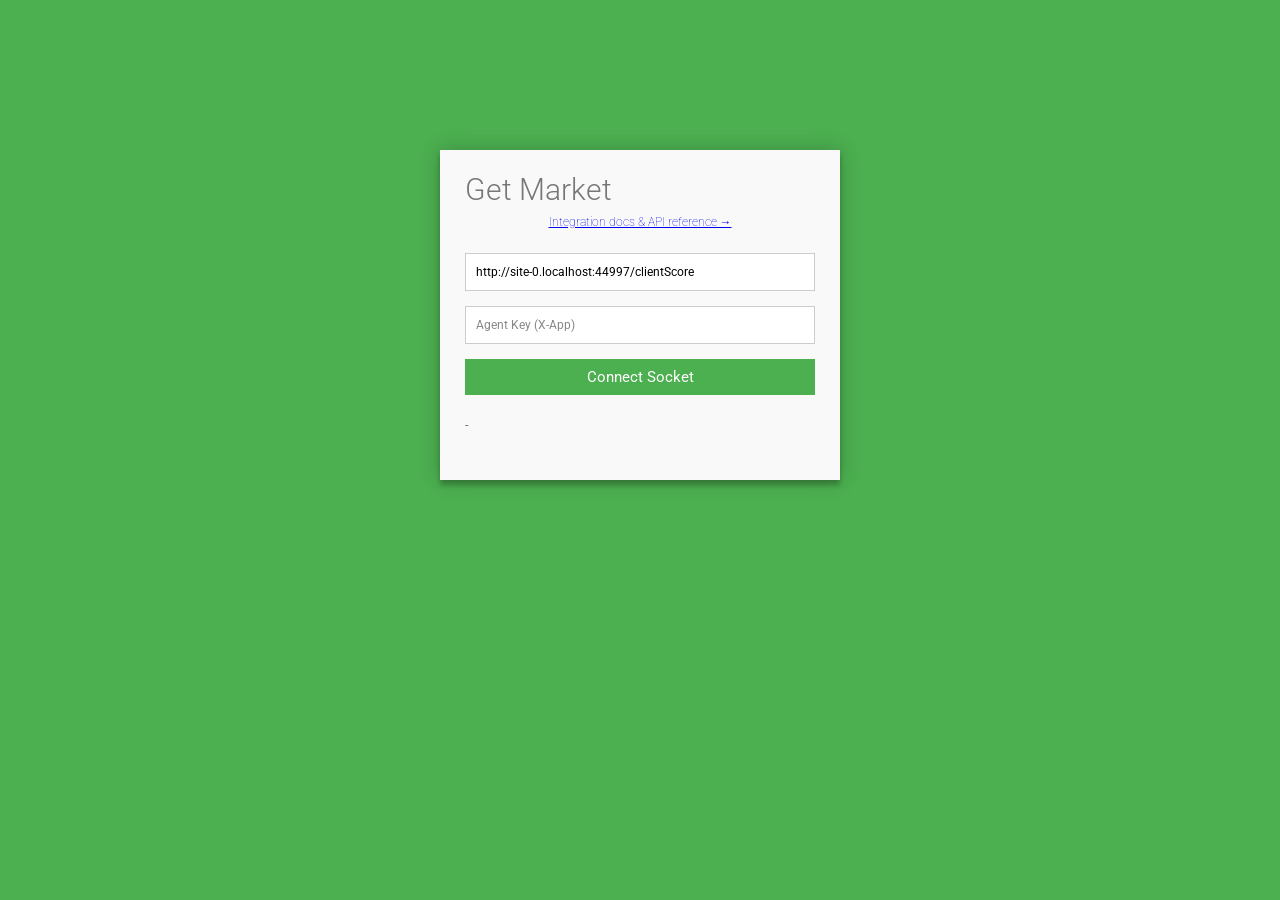
<file: scoreClientSocket/wwwroot/index.html>
﻿<!DOCTYPE html>
<html>
<head>
    <meta charset="utf-8" />
    <title>Get Market Rate</title>
    <link href="lib/css/style.css" rel="stylesheet" />
</head>
<body>
    <div class="container">
        <form id="contact" action="" method="post">
            <h3>Get Market</h3>
            <p style="text-align:center;margin:-8px 0 16px;"><a href="/docs/">Integration docs &amp; API reference →</a></p>
            <div id="signalrConnect">
                <fieldset>
                    <input id="txtSignalr" placeholder="Link" type="text" tabindex="1" value="http://localhost:5214/SignalR" />
                </fieldset>
                <fieldset>
                    <!-- Sent as a "?key=" query string on the hub URL, not a header — a browser's
                         native WebSocket upgrade can't carry custom headers. Must match a Key in
                         appsettings.json "Agents" (see AgentAuthFilter). -->
                    <input id="txtAgentKey" placeholder="Agent Key (X-App)" type="text" tabindex="2" />
                </fieldset>
                <fieldset>
                    <input name="button" type="button" id="singalr-submit" value="Connect Socket" onclick="Connectsignar()" />
                </fieldset>
            </div>
            <h4 id="spmsg">-</h4>
            <div id="divForm" style="display:none">
                <fieldset>
                    <input id="txtEventID" placeholder="Event RefID" type="text" tabindex="1" />
                </fieldset>
                <fieldset>
                    <buttonset>
                        <input name="button" type="button" id="contactMarket-submit" value="Add score" onclick="scoreConnect()" style="max-width :48%;" />
                    </buttonset>
                    <buttonset>
                        <input name="button" type="button" id="removeMarket-submit" value="Remove score" onclick="scoreDisConnect()" style="max-width :48%;background-color: crimson;" />
                    </buttonset>
                </fieldset>
                <fieldset>
                    <buttonset>
                        <input name="button" type="button" id="contactStatus-submit" value="Add Short Score" onclick="ShortScoreConnect()" style="max-width :48%;" />
                    </buttonset>
                    <buttonset>
                        <input name="button" type="button" id="removeStatus-submit" value="Remove Short Score" onclick="ShortScoreDisConnect()" style="max-width :48%;background-color: crimson;" />
                    </buttonset>
                </fieldset>
                <div id="scoreControl">

                </div>
            </div>
        </form>
    </div>
    <script src="lib/jquery-1.6.4.min.js"></script>
    <script src="lib/signalr.min.js"></script>
    <script src="lib/scoredata.js?v=8"></script>
    <script>
        $(document).ready(function () {
            // Get the domain name from the current URL
            //const domainName = window.location.hostname;
            const domainName = window.location.origin;
            $('#txtSignalr').val(domainName + '/clientScore');

            //document.getElementById('domain-name').textContent = `Domain: ${domainName}`;
        });
        function Connectsignar() {
            var vlink = $('#txtSignalr').val();
            var vkey = $('#txtAgentKey').val();
            if (vlink != "") {
                getConnect(vlink, vkey);
            }
        }
    </script>
</body>
</html>
</file>
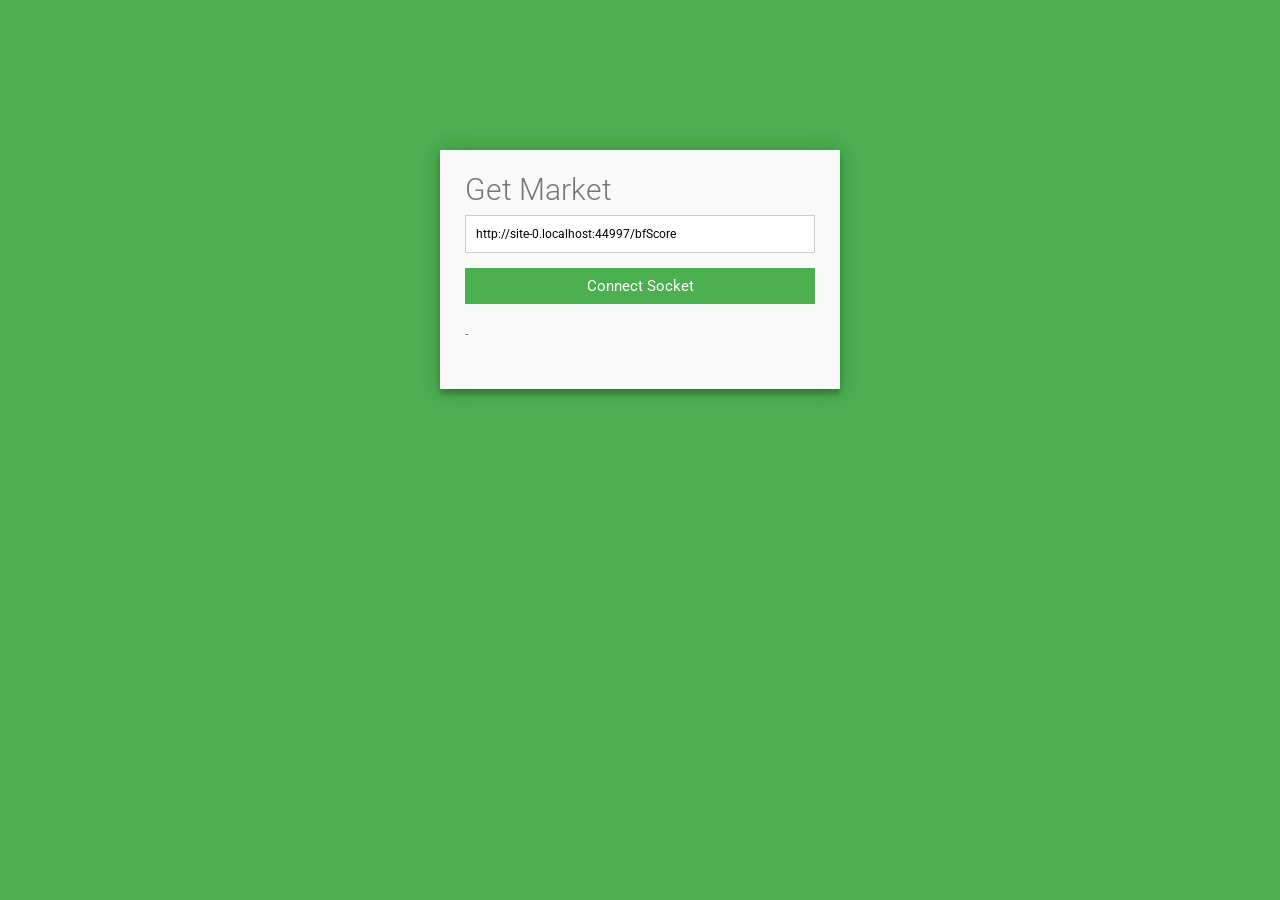
<file: scoreprovidersocket/wwwroot/index.html>
﻿<!DOCTYPE html>
<html>
<head>
    <meta charset="utf-8" />
    <title>Get Market Rate</title>
    <link href="lib/css/style.css" rel="stylesheet" />
</head>
<body>
    <div class="container">
        <form id="contact" action="" method="post">
            <h3>Get Market</h3>
            <div id="signalrConnect">
                <fieldset>
                    <input id="txtSignalr" placeholder="Link" type="text" tabindex="1" value="http://localhost:5214/SignalR" />
                </fieldset>
                <fieldset>
                    <input name="button" type="button" id="singalr-submit" value="Connect Socket" onclick="Connectsignar()" />
                </fieldset>
            </div>
            <h4 id="spmsg">-</h4>
            <div id="divForm" style="display:none">
                <fieldset>
                    <input id="txtEventID" placeholder="Event RefID" type="text" tabindex="1" />
                </fieldset>
                <fieldset>
                    <buttonset>
                        <input name="button" type="button" id="contactMarket-submit" value="Add score" onclick="scoreConnect()" style="max-width :48%;" />
                    </buttonset>
                    <buttonset>
                        <input name="button" type="button" id="removeMarket-submit" value="Remove score" onclick="scoreDisConnect()" style="max-width :48%;background-color: crimson;" />
                    </buttonset>
                </fieldset>
                <fieldset>
                    <buttonset>
                        <input name="button" type="button" id="contactStatus-submit" value="Add Short Score" onclick="ShortScoreConnect()" style="max-width :48%;" />
                    </buttonset>
                    <buttonset>
                        <input name="button" type="button" id="removeStatus-submit" value="Remove Short Score" onclick="ShortScoreDisConnect()" style="max-width :48%;background-color: crimson;" />
                    </buttonset>
                </fieldset>
                <div id="scoreControl">

                </div>
            </div>
        </form>
    </div>
    <script src="lib/jquery-1.6.4.min.js"></script>
    <script src="lib/signalr.min.js"></script>
    <script src="lib/scoredata.js?v=7"></script>
    <script>
        $(document).ready(function () {
            // Get the domain name from the current URL
            //const domainName = window.location.hostname;
            const domainName = window.location.origin;
            $('#txtSignalr').val(domainName + '/bfScore');

            //document.getElementById('domain-name').textContent = `Domain: ${domainName}`;
        });
        function Connectsignar() {
            var vlink = $('#txtSignalr').val();
            if (vlink != "") {
                getConnect(vlink);
            }
        }
    </script>
</body>
</html>
</file>
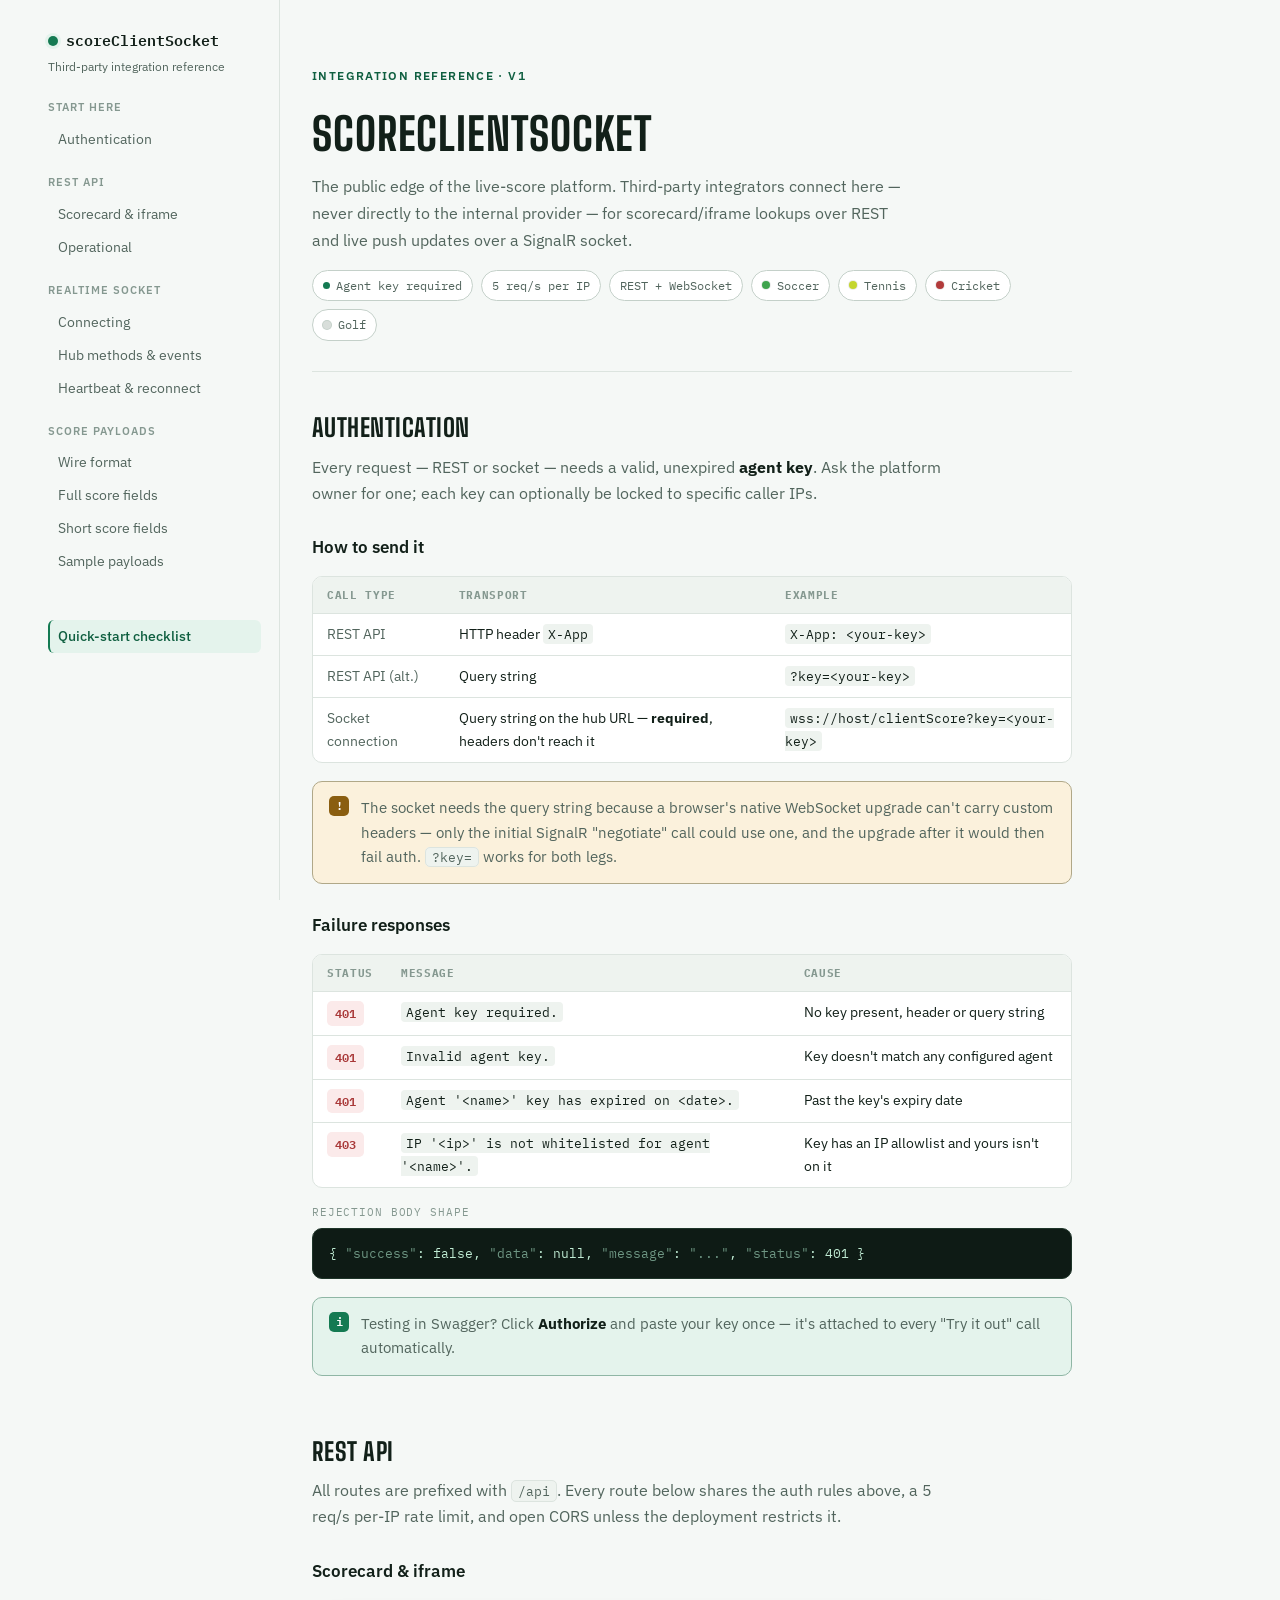
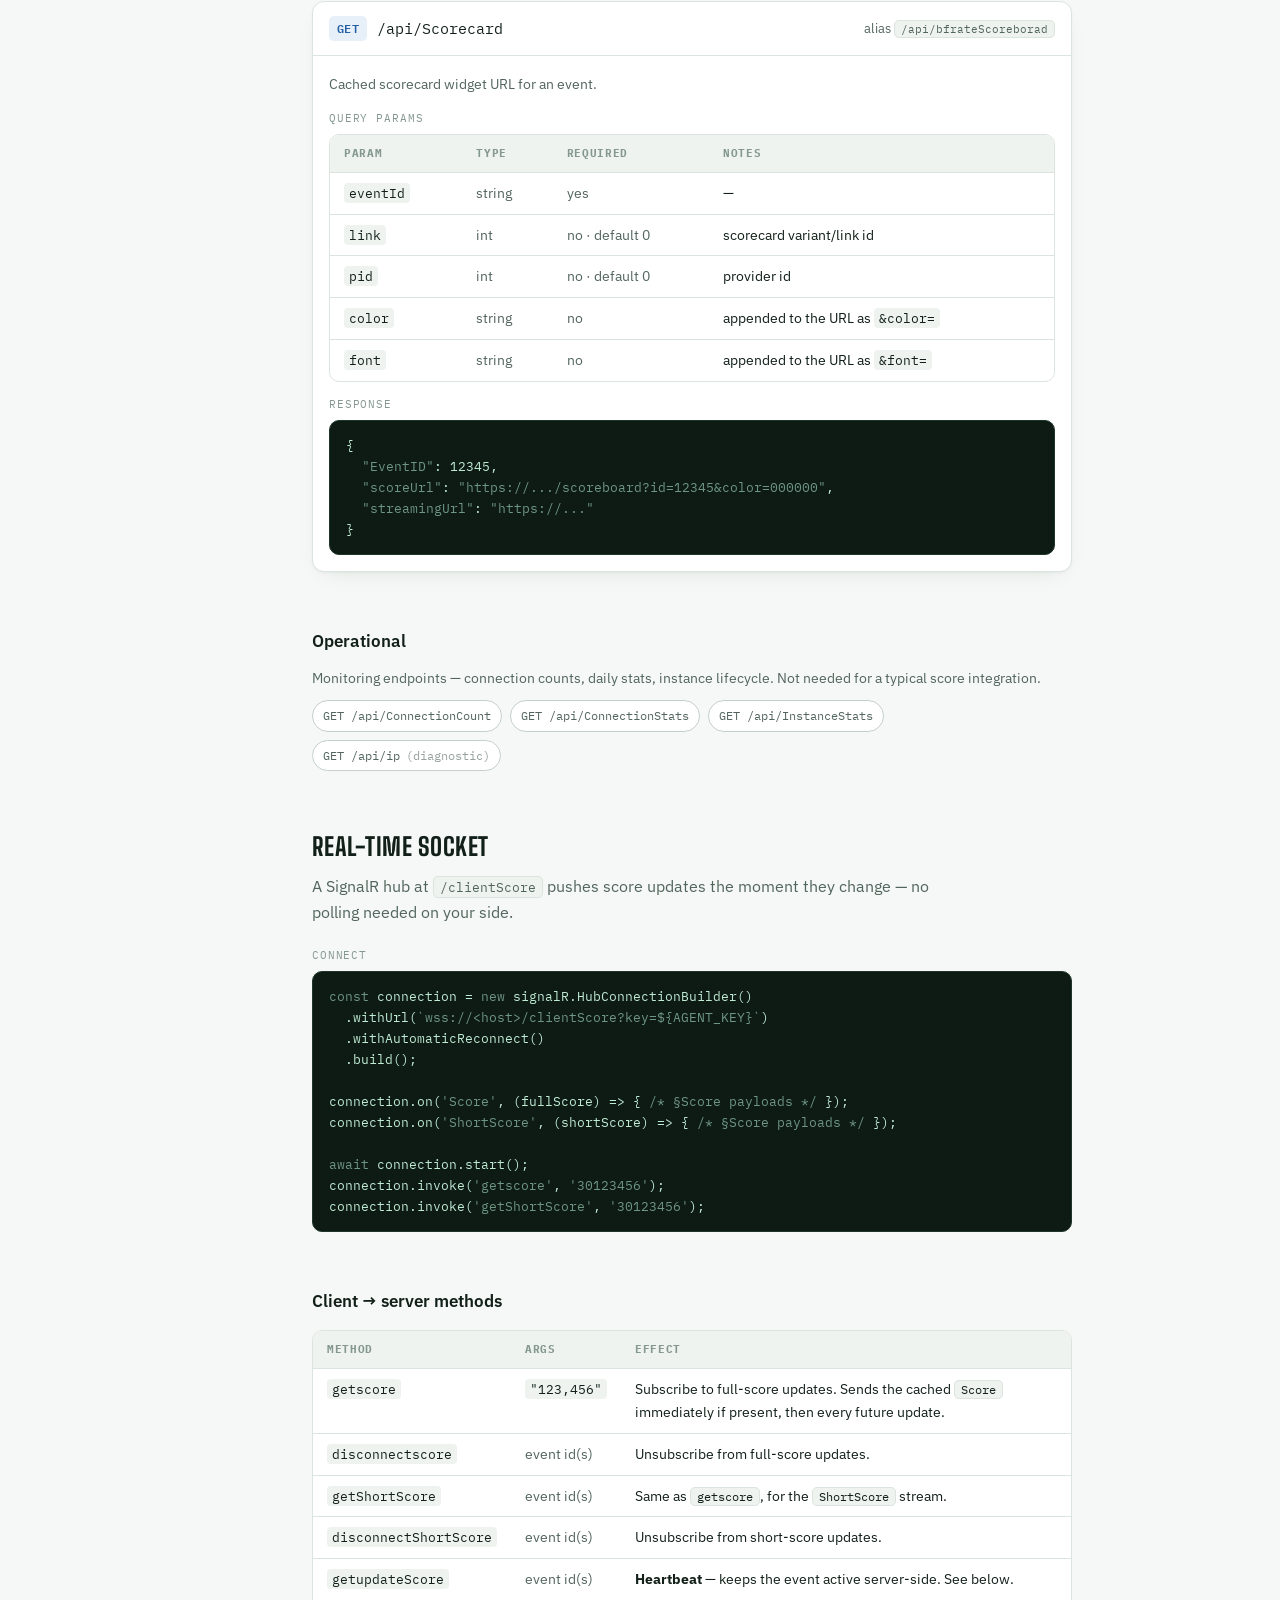
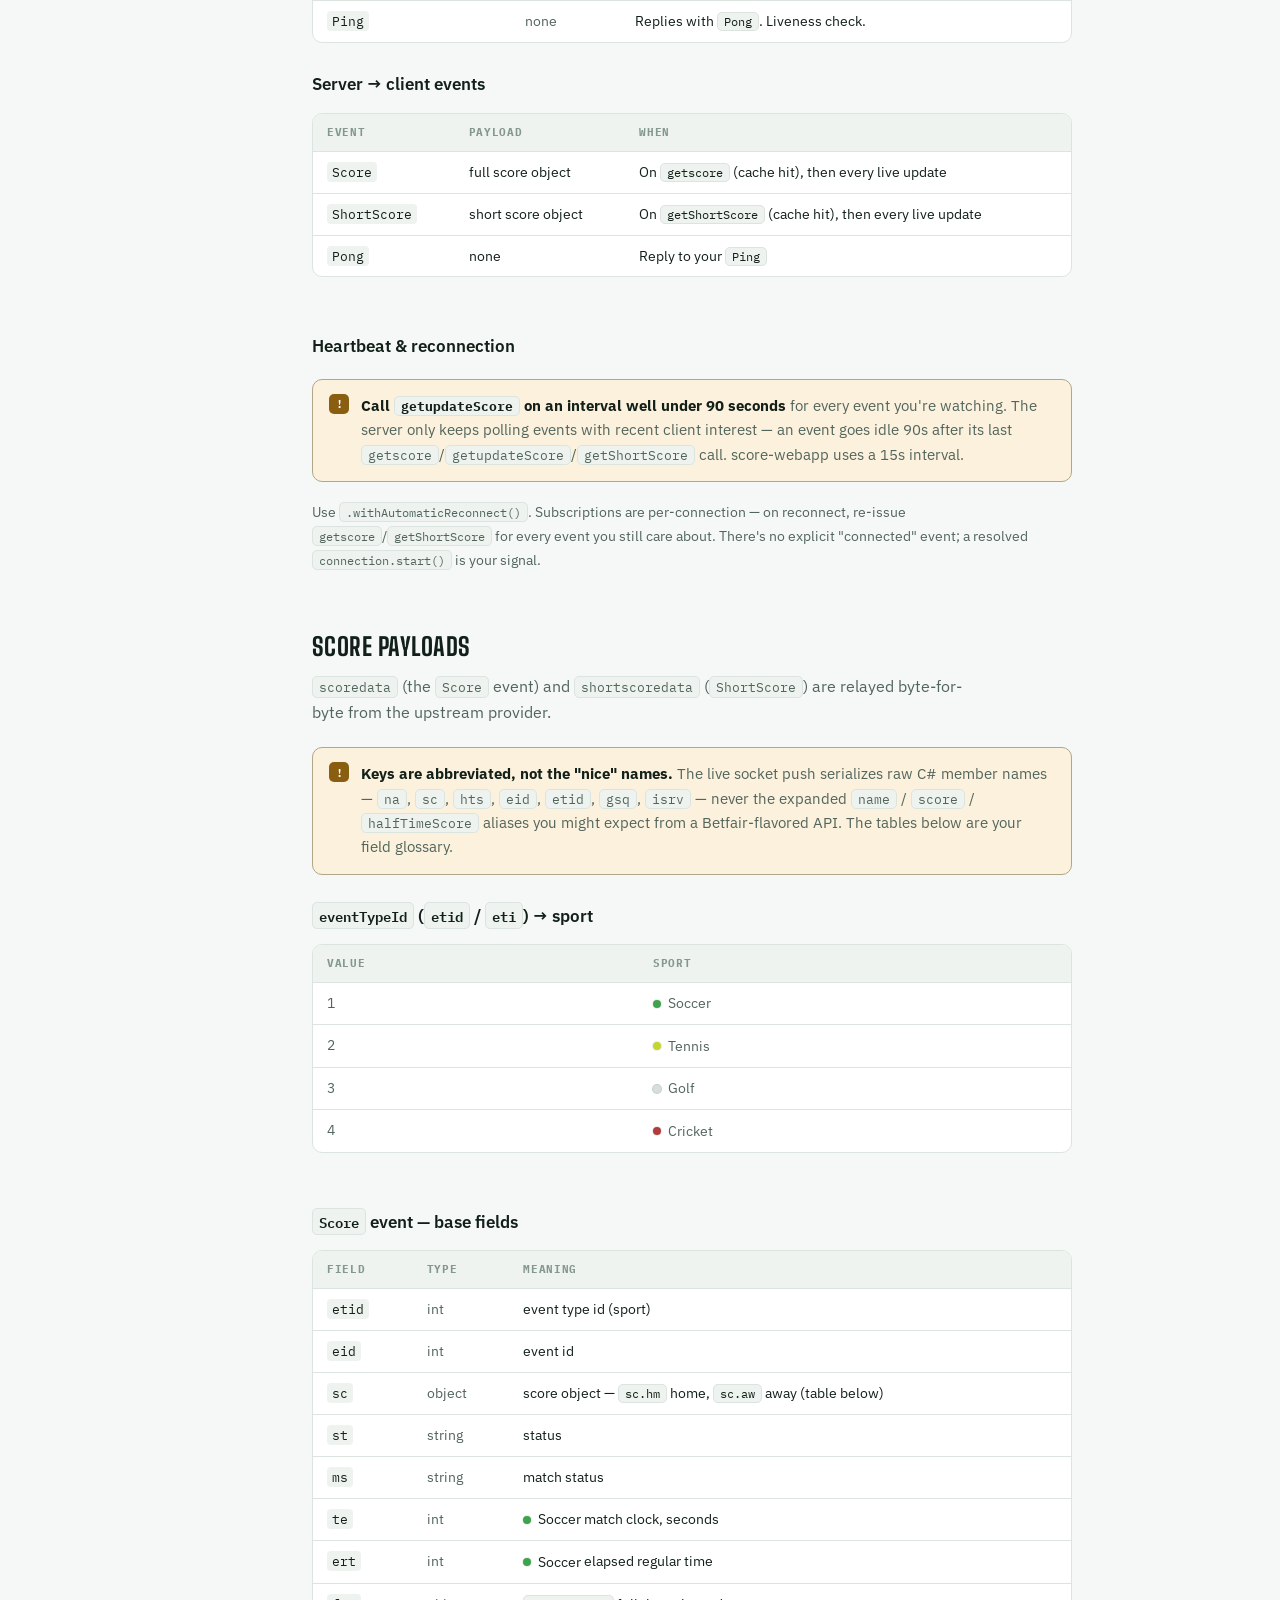
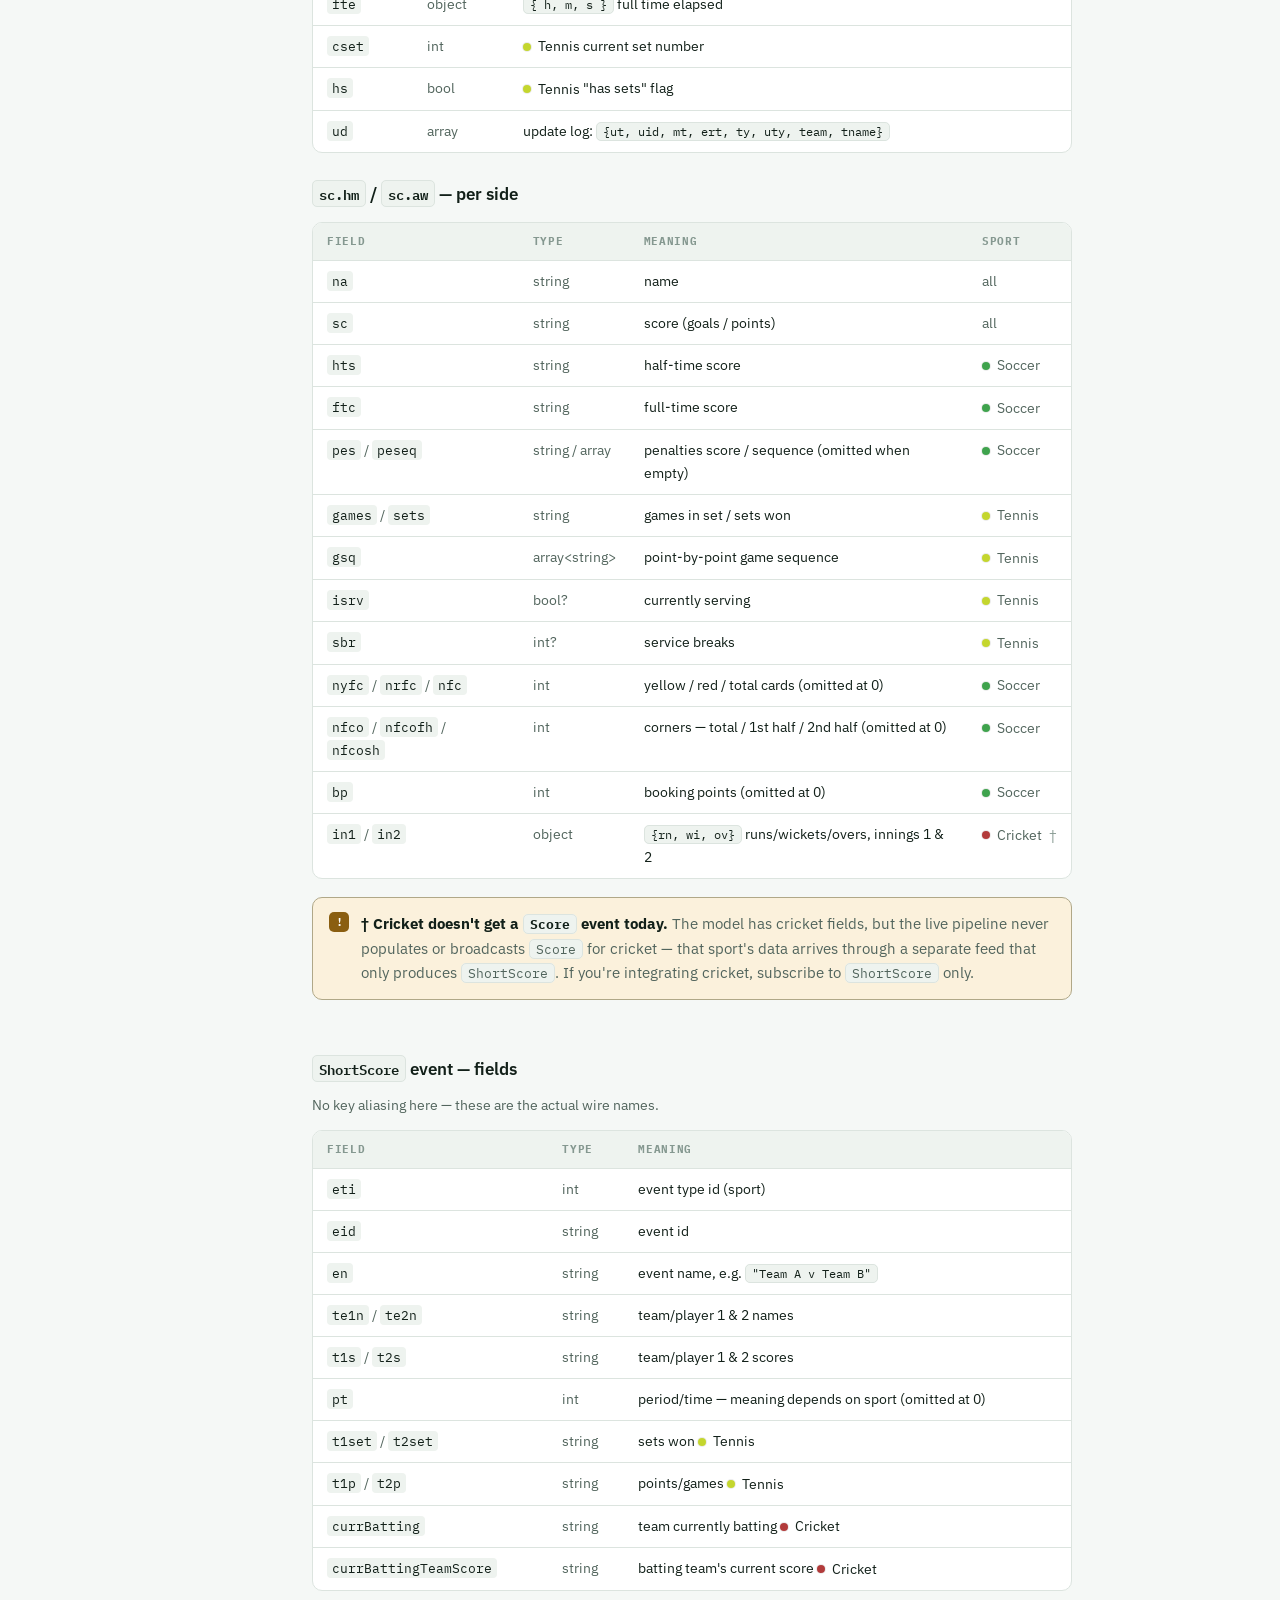
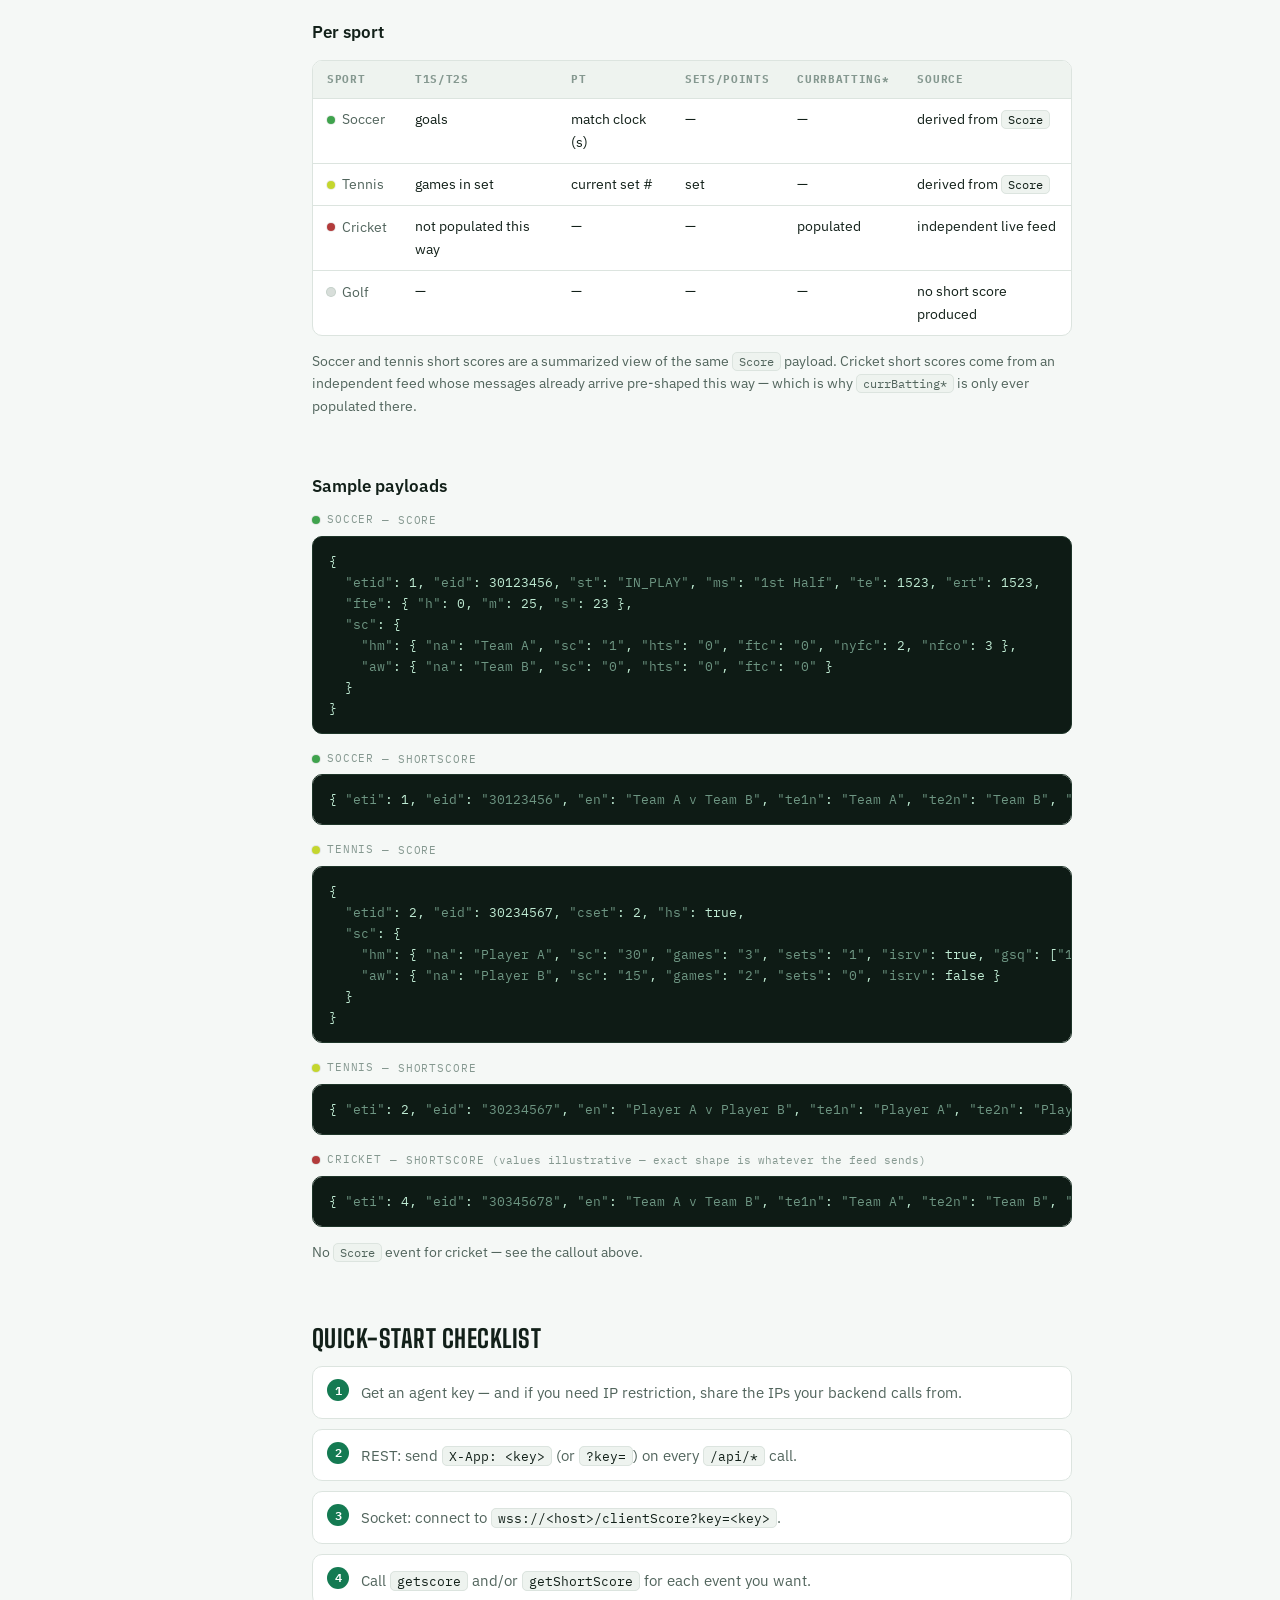
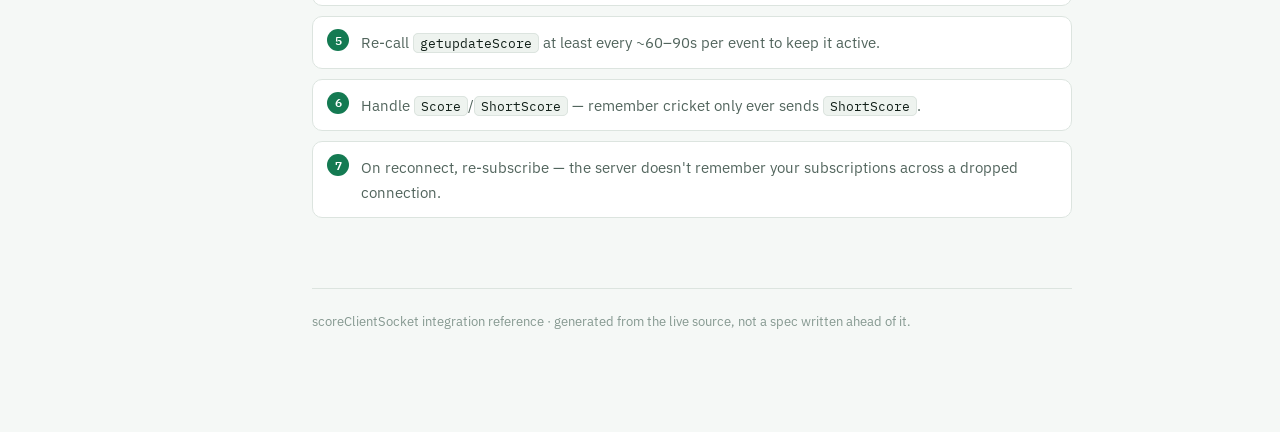
<file: scoreClientSocket/wwwroot/docs/index.html>
<!DOCTYPE html>
<html lang="en">
<head>
<meta charset="utf-8" />
<meta name="viewport" content="width=device-width, initial-scale=1" />
<title>scoreClientSocket — Integration Reference</title>
<meta name="description" content="REST + WebSocket integration reference for scoreClientSocket: authentication, endpoints, hub methods, and per-sport full-score / short-score field breakdowns." />
<link rel="preconnect" href="https://fonts.googleapis.com">
<link rel="stylesheet" href="https://fonts.googleapis.com/css2?family=Big+Shoulders:wght@600;700;800&family=IBM+Plex+Sans:ital,wght@0,400;0,500;0,600;1,400&family=IBM+Plex+Mono:wght@400;500;600&display=swap">
<style>
  :root{
    color-scheme: light dark;
    --ground:#F5F8F6; --surface:#FFFFFF; --surface-alt:#EEF3EF;
    --ink:#122019; --ink-muted:#52655D; --ink-faint:#859890;
    --border:#DCE4DF; --border-strong:#C4D0C9;
    --accent:#147A52; --accent-strong:#0F5F40; --accent-soft:#E4F3EC; --accent-ink:#FFFFFF;
    --code-bg:#0E1B15; --code-ink:#BFEBD3; --code-ink-dim:#6E9683; --code-border:#1E3529;
    --danger:#A93838; --danger-soft:#FBEAEA;
    --warning:#8A5E10; --warning-soft:#FBF1DC;
    --method-get:#235FA3; --method-get-soft:#E7EFF9;
    --shadow: 0 1px 2px rgba(18,32,25,.04), 0 8px 24px -12px rgba(18,32,25,.12);
    --font-display:'Big Shoulders', 'Arial Narrow', sans-serif;
    --font-body:'IBM Plex Sans', -apple-system, 'Segoe UI', sans-serif;
    --font-mono:'IBM Plex Mono', ui-monospace, 'SFMono-Regular', Consolas, monospace;
  }
  @media (prefers-color-scheme: dark){
    :root:not([data-theme="light"]){
      --ground:#0B1512; --surface:#101C17; --surface-alt:#152220;
      --ink:#E6F2EB; --ink-muted:#93A79C; --ink-faint:#5E7268;
      --border:#213229; --border-strong:#2C4136;
      --accent:#39CB8B; --accent-strong:#5EDDA3; --accent-soft:#123321; --accent-ink:#052013;
      --code-bg:#060F0B; --code-ink:#8FE6B6; --code-ink-dim:#4C7561; --code-border:#1B3327;
      --danger:#E58686; --danger-soft:#331A1B;
      --warning:#DDB35B; --warning-soft:#302511;
      --method-get:#79ADEE; --method-get-soft:#132235;
      --shadow: 0 1px 2px rgba(0,0,0,.3), 0 12px 28px -14px rgba(0,0,0,.55);
    }
  }
  :root[data-theme="dark"]{
    --ground:#0B1512; --surface:#101C17; --surface-alt:#152220;
    --ink:#E6F2EB; --ink-muted:#93A79C; --ink-faint:#5E7268;
    --border:#213229; --border-strong:#2C4136;
    --accent:#39CB8B; --accent-strong:#5EDDA3; --accent-soft:#123321; --accent-ink:#052013;
    --code-bg:#060F0B; --code-ink:#8FE6B6; --code-ink-dim:#4C7561; --code-border:#1B3327;
    --danger:#E58686; --danger-soft:#331A1B;
    --warning:#DDB35B; --warning-soft:#302511;
    --method-get:#79ADEE; --method-get-soft:#132235;
    --shadow: 0 1px 2px rgba(0,0,0,.3), 0 12px 28px -14px rgba(0,0,0,.55);
  }

  *{box-sizing:border-box;}
  html,body{ height:100%; }
  body{
    margin:0; background:var(--ground); color:var(--ink);
    font-family:var(--font-body); font-size:16px; line-height:1.65;
    -webkit-font-smoothing:antialiased;
  }
  a{ color:var(--accent-strong); }
  a:focus-visible, button:focus-visible, summary:focus-visible{ outline:2px solid var(--accent); outline-offset:2px; }
  h1,h2,h3,h4{ font-family:var(--font-display); font-weight:700; text-transform:uppercase; letter-spacing:.02em; text-wrap:balance; color:var(--ink); margin:0; }
  code, pre, .mono{ font-family:var(--font-mono); }
  .visually-hidden{ position:absolute; width:1px;height:1px;overflow:hidden;clip:rect(0,0,0,0); }

  /* ---------- Shell layout ---------- */
  .shell{ display:grid; grid-template-columns: 260px minmax(0,1fr); max-width:1240px; margin:0 auto; }
  @media (max-width: 900px){ .shell{ grid-template-columns: 1fr; } .sidenav{ display:none; } }

  .sidenav{
    position:sticky; top:0; align-self:start; height:100vh; overflow-y:auto;
    padding:28px 18px 40px 28px; border-right:1px solid var(--border);
  }
  .brand{ display:flex; align-items:baseline; gap:8px; margin-bottom:4px; }
  .brand .mark{ width:10px;height:10px;border-radius:50%;background:var(--accent); box-shadow:0 0 0 3px var(--accent-soft); flex:none; }
  .brand-name{ font-family:var(--font-mono); font-weight:600; font-size:.95rem; color:var(--ink); text-decoration:none; }
  .brand-tag{ font-size:.75rem; color:var(--ink-muted); margin:0 0 22px; }

  .navgroup{ margin-bottom:18px; }
  .navgroup-label{ font-size:.68rem; letter-spacing:.09em; text-transform:uppercase; color:var(--ink-faint); font-weight:600; margin:0 0 6px; }
  .navgroup a{
    display:block; font-size:.87rem; color:var(--ink-muted); text-decoration:none;
    padding:5px 8px; border-radius:6px; border-left:2px solid transparent;
  }
  .navgroup a:hover{ color:var(--ink); background:var(--surface-alt); }
  .navgroup a.active{ color:var(--accent-strong); border-left-color:var(--accent); background:var(--accent-soft); font-weight:500; }

  main{ padding: 28px 32px 100px; min-width:0; }
  .content{ max-width:760px; }

  /* ---------- Masthead ---------- */
  .masthead{
    display:flex; flex-direction:column; gap:16px; padding:26px 0 30px; border-bottom:1px solid var(--border); margin-bottom:36px;
  }
  .eyebrow{ font-size:.72rem; letter-spacing:.12em; text-transform:uppercase; color:var(--accent-strong); font-weight:600; }
  .masthead h1{ font-size:clamp(2.1rem,4vw,2.8rem); line-height:1; }
  .masthead p.lede{ font-family:var(--font-body); text-transform:none; letter-spacing:normal; font-weight:400; color:var(--ink-muted); font-size:1.02rem; max-width:60ch; margin:0; }
  .pillrow{ display:flex; flex-wrap:wrap; gap:8px; }
  .pill{
    display:inline-flex; align-items:center; gap:6px; font-family:var(--font-mono); font-size:.75rem;
    padding:5px 10px; border-radius:999px; border:1px solid var(--border-strong); color:var(--ink-muted); background:var(--surface);
  }
  .pill .dot{ width:7px;height:7px;border-radius:50%; flex:none; }

  /* ---------- Sections ---------- */
  section{ scroll-margin-top:24px; margin-bottom:56px; }
  section > h2{ font-size:1.55rem; margin-bottom:6px; }
  .section-intro{ color:var(--ink-muted); max-width:66ch; margin:0 0 22px; font-size:.97rem; }
  h3.sub{ font-family:var(--font-body); text-transform:none; letter-spacing:normal; font-weight:600; font-size:1.05rem; color:var(--ink); margin:28px 0 10px; }

  /* ---------- Callouts ---------- */
  .callout{ display:flex; gap:12px; padding:14px 16px; border-radius:10px; border:1px solid var(--border-strong); background:var(--surface); margin:18px 0; }
  .callout .icon{ font-family:var(--font-mono); font-weight:600; flex:none; width:20px;height:20px; border-radius:5px; display:flex; align-items:center; justify-content:center; font-size:.75rem; }
  .callout p{ margin:0; font-size:.92rem; color:var(--ink-muted); }
  .callout strong{ color:var(--ink); }
  .callout.warn{ background:var(--warning-soft); border-color: color-mix(in srgb, var(--warning) 35%, var(--border-strong)); }
  .callout.warn .icon{ background:var(--warning); color:var(--surface); }
  .callout.info{ background:var(--accent-soft); border-color: color-mix(in srgb, var(--accent) 30%, var(--border-strong)); }
  .callout.info .icon{ background:var(--accent); color:var(--accent-ink); }

  /* ---------- Tables ---------- */
  .table-wrap{ overflow-x:auto; border:1px solid var(--border); border-radius:10px; margin:14px 0 6px; background:var(--surface); }
  table{ border-collapse:collapse; width:100%; font-size:.87rem; min-width:420px; }
  thead th{
    text-align:left; font-family:var(--font-mono); font-size:.7rem; letter-spacing:.06em; text-transform:uppercase;
    color:var(--ink-faint); padding:9px 14px; border-bottom:1px solid var(--border); background:var(--surface-alt); white-space:nowrap;
  }
  tbody td{ padding:9px 14px; border-bottom:1px solid var(--border); vertical-align:top; color:var(--ink-muted); }
  tbody tr:last-child td{ border-bottom:none; }
  td code, td .fld{ font-family:var(--font-mono); font-size:.84rem; color:var(--ink); background:var(--surface-alt); padding:1px 5px; border-radius:4px; }
  td.meaning{ color:var(--ink); }
  .num{ font-variant-numeric: tabular-nums; }

  /* ---------- Sport dots ---------- */
  .sport{ display:inline-flex; align-items:center; gap:7px; white-space:nowrap; }
  .sport .dot{ width:8px;height:8px;border-radius:50%; flex:none; box-shadow:0 0 0 1px rgba(0,0,0,.08); }
  .sport.soccer .dot{ background:#3FA34D; }
  .sport.tennis .dot{ background:#C4D62E; }
  .sport.cricket .dot{ background:#B23B3B; }
  .sport.golf .dot{ background:#D8DEDA; box-shadow:0 0 0 1px var(--border-strong); }

  /* ---------- Endpoint cards ---------- */
  .endpoint{ border:1px solid var(--border); border-radius:12px; background:var(--surface); margin:16px 0 26px; box-shadow:var(--shadow); overflow:hidden; }
  .endpoint-head{ display:flex; align-items:center; gap:10px; padding:14px 16px; border-bottom:1px solid var(--border); flex-wrap:wrap; }
  .method{ font-family:var(--font-mono); font-weight:600; font-size:.72rem; letter-spacing:.04em; padding:3px 8px; border-radius:5px; background:var(--method-get-soft); color:var(--method-get); flex:none; }
  .path{ font-family:var(--font-mono); font-size:.92rem; color:var(--ink); }
  .endpoint-desc{ margin-left:auto; font-size:.82rem; color:var(--ink-muted); }
  .endpoint-body{ padding:16px; display:flex; flex-direction:column; gap:14px; }
  .endpoint-body .table-wrap{ margin:0; }
  .label-sm{ font-family:var(--font-mono); font-size:.68rem; letter-spacing:.08em; text-transform:uppercase; color:var(--ink-faint); margin:0 0 6px; }

  /* ---------- Code blocks ---------- */
  pre{
    margin:0; background:var(--code-bg); color:var(--code-ink); border:1px solid var(--code-border);
    border-radius:10px; padding:14px 16px; overflow-x:auto; font-size:.82rem; line-height:1.6;
  }
  pre .k{ color:var(--code-ink-dim); }
  code.inline{ font-family:var(--font-mono); background:var(--surface-alt); border:1px solid var(--border); padding:1px 6px; border-radius:5px; font-size:.85em; }

  /* ---------- Status chips ---------- */
  .status{ display:inline-flex; align-items:center; gap:6px; font-family:var(--font-mono); font-size:.78rem; font-weight:600; padding:2px 8px; border-radius:5px; }
  .status.ok{ background:var(--accent-soft); color:var(--accent-strong); }
  .status.err{ background:var(--danger-soft); color:var(--danger); }

  /* ---------- Checklist ---------- */
  .checklist{ list-style:none; margin:0; padding:0; display:flex; flex-direction:column; gap:10px; counter-reset:step; }
  .checklist li{ display:flex; gap:12px; padding:12px 14px; border:1px solid var(--border); border-radius:10px; background:var(--surface); }
  .checklist li::before{ counter-increment:step; content: counter(step); font-family:var(--font-mono); font-weight:600; font-size:.78rem; color:var(--accent-ink); background:var(--accent); width:22px;height:22px;border-radius:50%; display:flex; align-items:center; justify-content:center; flex:none; }
  .checklist span{ font-size:.93rem; color:var(--ink-muted); padding-top:2px; }
  .checklist code.inline{ color:var(--ink); }

  footer{ margin-top:70px; padding-top:22px; border-top:1px solid var(--border); color:var(--ink-faint); font-size:.8rem; }

  @media (prefers-reduced-motion: reduce){ * { scroll-behavior:auto !important; } }
  html{ scroll-behavior:smooth; }
</style>
</head>
<body>

<div class="shell">
  <nav class="sidenav" aria-label="Sections">
    <a class="brand" href="#top" style="text-decoration:none;"><span class="mark" aria-hidden="true"></span><span class="brand-name">scoreClientSocket</span></a>
    <p class="brand-tag">Third-party integration reference</p>

    <div class="navgroup">
      <p class="navgroup-label">Start here</p>
      <a href="#auth">Authentication</a>
    </div>
    <div class="navgroup">
      <p class="navgroup-label">REST API</p>
      <a href="#rest-scorecard">Scorecard &amp; iframe</a>
      <a href="#rest-ops">Operational</a>
    </div>
    <div class="navgroup">
      <p class="navgroup-label">Realtime socket</p>
      <a href="#connecting">Connecting</a>
      <a href="#hub-methods">Hub methods &amp; events</a>
      <a href="#heartbeat">Heartbeat &amp; reconnect</a>
    </div>
    <div class="navgroup">
      <p class="navgroup-label">Score payloads</p>
      <a href="#wire-format">Wire format</a>
      <a href="#fullscore">Full score fields</a>
      <a href="#shortscore">Short score fields</a>
      <a href="#samples">Sample payloads</a>
    </div>
    <div class="navgroup">
      <p class="navgroup-label">&nbsp;</p>
      <a href="#quickstart">Quick-start checklist</a>
    </div>
  </nav>

  <main>
    <div class="content" id="top">

      <header class="masthead">
        <p class="eyebrow">Integration reference · v1</p>
        <h1>scoreClientSocket</h1>
        <p class="lede">The public edge of the live-score platform. Third-party integrators connect here — never directly to the internal provider — for scorecard/iframe lookups over REST and live push updates over a SignalR socket.</p>
        <div class="pillrow">
          <span class="pill"><span class="dot" style="background:var(--accent)"></span>Agent key required</span>
          <span class="pill">5 req/s per IP</span>
          <span class="pill">REST + WebSocket</span>
          <span class="pill sport soccer"><span class="dot"></span>Soccer</span>
          <span class="pill sport tennis"><span class="dot"></span>Tennis</span>
          <span class="pill sport cricket"><span class="dot"></span>Cricket</span>
          <span class="pill sport golf"><span class="dot"></span>Golf</span>
        </div>
      </header>

      <!-- ===================== AUTH ===================== -->
      <section id="auth">
        <h2>Authentication</h2>
        <p class="section-intro">Every request — REST or socket — needs a valid, unexpired <strong style="color:var(--ink)">agent key</strong>. Ask the platform owner for one; each key can optionally be locked to specific caller IPs.</p>

        <h3 class="sub">How to send it</h3>
        <div class="table-wrap"><table>
          <thead><tr><th>Call type</th><th>Transport</th><th>Example</th></tr></thead>
          <tbody>
            <tr><td>REST API</td><td class="meaning">HTTP header <code class="fld">X-App</code></td><td><code class="fld">X-App: &lt;your-key&gt;</code></td></tr>
            <tr><td>REST API (alt.)</td><td class="meaning">Query string</td><td><code class="fld">?key=&lt;your-key&gt;</code></td></tr>
            <tr><td>Socket connection</td><td class="meaning">Query string on the hub URL — <strong style="color:var(--ink)">required</strong>, headers don't reach it</td><td><code class="fld">wss://host/clientScore?key=&lt;your-key&gt;</code></td></tr>
          </tbody>
        </table></div>

        <div class="callout warn">
          <span class="icon" aria-hidden="true">!</span>
          <p>The socket needs the query string because a browser's native WebSocket upgrade can't carry custom headers — only the initial SignalR "negotiate" call could use one, and the upgrade after it would then fail auth. <code class="inline">?key=</code> works for both legs.</p>
        </div>

        <h3 class="sub">Failure responses</h3>
        <div class="table-wrap"><table>
          <thead><tr><th>Status</th><th>Message</th><th>Cause</th></tr></thead>
          <tbody>
            <tr><td><span class="status err">401</span></td><td><code class="fld">Agent key required.</code></td><td class="meaning">No key present, header or query string</td></tr>
            <tr><td><span class="status err">401</span></td><td><code class="fld">Invalid agent key.</code></td><td class="meaning">Key doesn't match any configured agent</td></tr>
            <tr><td><span class="status err">401</span></td><td><code class="fld">Agent '&lt;name&gt;' key has expired on &lt;date&gt;.</code></td><td class="meaning">Past the key's expiry date</td></tr>
            <tr><td><span class="status err">403</span></td><td><code class="fld">IP '&lt;ip&gt;' is not whitelisted for agent '&lt;name&gt;'.</code></td><td class="meaning">Key has an IP allowlist and yours isn't on it</td></tr>
          </tbody>
        </table></div>

        <p class="label-sm" style="margin-top:16px;">Rejection body shape</p>
        <pre><code>{ <span class="k">"success"</span>: false, <span class="k">"data"</span>: null, <span class="k">"message"</span>: <span class="k">"..."</span>, <span class="k">"status"</span>: 401 }</code></pre>

        <div class="callout info">
          <span class="icon" aria-hidden="true">i</span>
          <p>Testing in Swagger? Click <strong style="color:var(--ink)">Authorize</strong> and paste your key once — it's attached to every "Try it out" call automatically.</p>
        </div>
      </section>

      <!-- ===================== REST ===================== -->
      <section id="rest-scorecard">
        <h2>REST API</h2>
        <p class="section-intro">All routes are prefixed with <code class="inline">/api</code>. Every route below shares the auth rules above, a 5 req/s per-IP rate limit, and open CORS unless the deployment restricts it.</p>

        <h3 class="sub" id="rest-scorecard-h">Scorecard &amp; iframe</h3>

        <div class="endpoint">
          <div class="endpoint-head"><span class="method">GET</span><span class="path">/api/Scorecard</span><span class="endpoint-desc">alias <code class="inline">/api/bfrateScoreborad</code></span></div>
          <div class="endpoint-body">
            <p style="margin:0;font-size:.9rem;color:var(--ink-muted);">Cached scorecard widget URL for an event.</p>
            <div>
              <p class="label-sm">Query params</p>
              <div class="table-wrap"><table>
                <thead><tr><th>Param</th><th>Type</th><th>Required</th><th>Notes</th></tr></thead>
                <tbody>
                  <tr><td><code class="fld">eventId</code></td><td>string</td><td>yes</td><td class="meaning">—</td></tr>
                  <tr><td><code class="fld">link</code></td><td>int</td><td>no · default 0</td><td class="meaning">scorecard variant/link id</td></tr>
                  <tr><td><code class="fld">pid</code></td><td>int</td><td>no · default 0</td><td class="meaning">provider id</td></tr>
                  <tr><td><code class="fld">color</code></td><td>string</td><td>no</td><td class="meaning">appended to the URL as <code class="fld">&amp;color=</code></td></tr>
                  <tr><td><code class="fld">font</code></td><td>string</td><td>no</td><td class="meaning">appended to the URL as <code class="fld">&amp;font=</code></td></tr>
                </tbody>
              </table></div>
            </div>
            <div>
              <p class="label-sm">Response</p>
              <pre><code>{
  <span class="k">"EventID"</span>: 12345,
  <span class="k">"scoreUrl"</span>: <span class="k">"https://.../scoreboard?id=12345&color=000000"</span>,
  <span class="k">"streamingUrl"</span>: <span class="k">"https://..."</span>
}</code></pre>
            </div>
          </div>
        </div>

      </section>

      <section id="rest-ops">
        <h3 class="sub">Operational</h3>
        <p style="font-size:.9rem;color:var(--ink-muted);margin:0 0 10px;">Monitoring endpoints — connection counts, daily stats, instance lifecycle. Not needed for a typical score integration.</p>
        <div class="pillrow">
          <span class="pill">GET /api/ConnectionCount</span>
          <span class="pill">GET /api/ConnectionStats</span>
          <span class="pill">GET /api/InstanceStats</span>
          <span class="pill">GET /api/ip <span style="opacity:.6">(diagnostic)</span></span>
        </div>
      </section>

      <!-- ===================== SOCKET ===================== -->
      <section id="connecting">
        <h2>Real-time socket</h2>
        <p class="section-intro">A SignalR hub at <code class="inline">/clientScore</code> pushes score updates the moment they change — no polling needed on your side.</p>

        <p class="label-sm">Connect</p>
        <pre><code><span class="k">const</span> connection = <span class="k">new</span> signalR.HubConnectionBuilder()
  .withUrl(<span class="k">`wss://&lt;host&gt;/clientScore?key=${AGENT_KEY}`</span>)
  .withAutomaticReconnect()
  .build();

connection.on(<span class="k">'Score'</span>, (fullScore) =&gt; { <span class="k">/* §Score payloads */</span> });
connection.on(<span class="k">'ShortScore'</span>, (shortScore) =&gt; { <span class="k">/* §Score payloads */</span> });

<span class="k">await</span> connection.start();
connection.invoke(<span class="k">'getscore'</span>, <span class="k">'30123456'</span>);
connection.invoke(<span class="k">'getShortScore'</span>, <span class="k">'30123456'</span>);</code></pre>
      </section>

      <section id="hub-methods">
        <h3 class="sub">Client → server methods</h3>
        <div class="table-wrap"><table>
          <thead><tr><th>Method</th><th>Args</th><th>Effect</th></tr></thead>
          <tbody>
            <tr><td><code class="fld">getscore</code></td><td><code class="fld">"123,456"</code></td><td class="meaning">Subscribe to full-score updates. Sends the cached <code class="inline">Score</code> immediately if present, then every future update.</td></tr>
            <tr><td><code class="fld">disconnectscore</code></td><td>event id(s)</td><td class="meaning">Unsubscribe from full-score updates.</td></tr>
            <tr><td><code class="fld">getShortScore</code></td><td>event id(s)</td><td class="meaning">Same as <code class="inline">getscore</code>, for the <code class="inline">ShortScore</code> stream.</td></tr>
            <tr><td><code class="fld">disconnectShortScore</code></td><td>event id(s)</td><td class="meaning">Unsubscribe from short-score updates.</td></tr>
            <tr><td><code class="fld">getupdateScore</code></td><td>event id(s)</td><td class="meaning"><strong style="color:var(--ink)">Heartbeat</strong> — keeps the event active server-side. See below.</td></tr>
            <tr><td><code class="fld">Ping</code></td><td>none</td><td class="meaning">Replies with <code class="inline">Pong</code>. Liveness check.</td></tr>
          </tbody>
        </table></div>

        <h3 class="sub">Server → client events</h3>
        <div class="table-wrap"><table>
          <thead><tr><th>Event</th><th>Payload</th><th>When</th></tr></thead>
          <tbody>
            <tr><td><code class="fld">Score</code></td><td class="meaning">full score object</td><td class="meaning">On <code class="inline">getscore</code> (cache hit), then every live update</td></tr>
            <tr><td><code class="fld">ShortScore</code></td><td class="meaning">short score object</td><td class="meaning">On <code class="inline">getShortScore</code> (cache hit), then every live update</td></tr>
            <tr><td><code class="fld">Pong</code></td><td class="meaning">none</td><td class="meaning">Reply to your <code class="inline">Ping</code></td></tr>
          </tbody>
        </table></div>
      </section>

      <section id="heartbeat">
        <h3 class="sub">Heartbeat &amp; reconnection</h3>
        <div class="callout warn">
          <span class="icon" aria-hidden="true">!</span>
          <p><strong>Call <code class="inline">getupdateScore</code> on an interval well under 90 seconds</strong> for every event you're watching. The server only keeps polling events with recent client interest — an event goes idle 90s after its last <code class="inline">getscore</code>/<code class="inline">getupdateScore</code>/<code class="inline">getShortScore</code> call. score-webapp uses a 15s interval.</p>
        </div>
        <p style="font-size:.9rem;color:var(--ink-muted);">Use <code class="inline">.withAutomaticReconnect()</code>. Subscriptions are per-connection — on reconnect, re-issue <code class="inline">getscore</code>/<code class="inline">getShortScore</code> for every event you still care about. There's no explicit "connected" event; a resolved <code class="inline">connection.start()</code> is your signal.</p>
      </section>

      <!-- ===================== SCORE PAYLOADS ===================== -->
      <section id="wire-format">
        <h2>Score payloads</h2>
        <p class="section-intro"><code class="inline">scoredata</code> (the <code class="inline">Score</code> event) and <code class="inline">shortscoredata</code> (<code class="inline">ShortScore</code>) are relayed byte-for-byte from the upstream provider.</p>

        <div class="callout warn">
          <span class="icon" aria-hidden="true">!</span>
          <p><strong>Keys are abbreviated, not the "nice" names.</strong> The live socket push serializes raw C# member names — <code class="inline">na</code>, <code class="inline">sc</code>, <code class="inline">hts</code>, <code class="inline">eid</code>, <code class="inline">etid</code>, <code class="inline">gsq</code>, <code class="inline">isrv</code> — never the expanded <code class="inline">name</code> / <code class="inline">score</code> / <code class="inline">halfTimeScore</code> aliases you might expect from a Betfair-flavored API. The tables below are your field glossary.</p>
        </div>

        <h3 class="sub"><code class="inline">eventTypeId</code> (<code class="inline">etid</code> / <code class="inline">eti</code>) → sport</h3>
        <div class="table-wrap"><table>
          <thead><tr><th>Value</th><th>Sport</th></tr></thead>
          <tbody>
            <tr><td class="num">1</td><td><span class="sport soccer"><span class="dot"></span>Soccer</span></td></tr>
            <tr><td class="num">2</td><td><span class="sport tennis"><span class="dot"></span>Tennis</span></td></tr>
            <tr><td class="num">3</td><td><span class="sport golf"><span class="dot"></span>Golf</span></td></tr>
            <tr><td class="num">4</td><td><span class="sport cricket"><span class="dot"></span>Cricket</span></td></tr>
          </tbody>
        </table></div>
      </section>

      <section id="fullscore">
        <h3 class="sub"><code class="inline">Score</code> event — base fields</h3>
        <div class="table-wrap"><table>
          <thead><tr><th>Field</th><th>Type</th><th>Meaning</th></tr></thead>
          <tbody>
            <tr><td><code class="fld">etid</code></td><td>int</td><td class="meaning">event type id (sport)</td></tr>
            <tr><td><code class="fld">eid</code></td><td>int</td><td class="meaning">event id</td></tr>
            <tr><td><code class="fld">sc</code></td><td>object</td><td class="meaning">score object — <code class="inline">sc.hm</code> home, <code class="inline">sc.aw</code> away (table below)</td></tr>
            <tr><td><code class="fld">st</code></td><td>string</td><td class="meaning">status</td></tr>
            <tr><td><code class="fld">ms</code></td><td>string</td><td class="meaning">match status</td></tr>
            <tr><td><code class="fld">te</code></td><td>int</td><td class="meaning"><span class="sport soccer"><span class="dot"></span>Soccer</span> match clock, seconds</td></tr>
            <tr><td><code class="fld">ert</code></td><td>int</td><td class="meaning"><span class="sport soccer"><span class="dot"></span>Soccer</span> elapsed regular time</td></tr>
            <tr><td><code class="fld">fte</code></td><td>object</td><td class="meaning"><code class="inline">{ h, m, s }</code> full time elapsed</td></tr>
            <tr><td><code class="fld">cset</code></td><td>int</td><td class="meaning"><span class="sport tennis"><span class="dot"></span>Tennis</span> current set number</td></tr>
            <tr><td><code class="fld">hs</code></td><td>bool</td><td class="meaning"><span class="sport tennis"><span class="dot"></span>Tennis</span> "has sets" flag</td></tr>
            <tr><td><code class="fld">ud</code></td><td>array</td><td class="meaning">update log: <code class="inline">{ut, uid, mt, ert, ty, uty, team, tname}</code></td></tr>
          </tbody>
        </table></div>

        <h3 class="sub"><code class="inline">sc.hm</code> / <code class="inline">sc.aw</code> — per side</h3>
        <div class="table-wrap"><table>
          <thead><tr><th>Field</th><th>Type</th><th>Meaning</th><th>Sport</th></tr></thead>
          <tbody>
            <tr><td><code class="fld">na</code></td><td>string</td><td class="meaning">name</td><td>all</td></tr>
            <tr><td><code class="fld">sc</code></td><td>string</td><td class="meaning">score (goals / points)</td><td>all</td></tr>
            <tr><td><code class="fld">hts</code></td><td>string</td><td class="meaning">half-time score</td><td><span class="sport soccer"><span class="dot"></span>Soccer</span></td></tr>
            <tr><td><code class="fld">ftc</code></td><td>string</td><td class="meaning">full-time score</td><td><span class="sport soccer"><span class="dot"></span>Soccer</span></td></tr>
            <tr><td><code class="fld">pes</code> / <code class="fld">peseq</code></td><td>string / array</td><td class="meaning">penalties score / sequence (omitted when empty)</td><td><span class="sport soccer"><span class="dot"></span>Soccer</span></td></tr>
            <tr><td><code class="fld">games</code> / <code class="fld">sets</code></td><td>string</td><td class="meaning">games in set / sets won</td><td><span class="sport tennis"><span class="dot"></span>Tennis</span></td></tr>
            <tr><td><code class="fld">gsq</code></td><td>array&lt;string&gt;</td><td class="meaning">point-by-point game sequence</td><td><span class="sport tennis"><span class="dot"></span>Tennis</span></td></tr>
            <tr><td><code class="fld">isrv</code></td><td>bool?</td><td class="meaning">currently serving</td><td><span class="sport tennis"><span class="dot"></span>Tennis</span></td></tr>
            <tr><td><code class="fld">sbr</code></td><td>int?</td><td class="meaning">service breaks</td><td><span class="sport tennis"><span class="dot"></span>Tennis</span></td></tr>
            <tr><td><code class="fld">nyfc</code> / <code class="fld">nrfc</code> / <code class="fld">nfc</code></td><td>int</td><td class="meaning">yellow / red / total cards (omitted at 0)</td><td><span class="sport soccer"><span class="dot"></span>Soccer</span></td></tr>
            <tr><td><code class="fld">nfco</code> / <code class="fld">nfcofh</code> / <code class="fld">nfcosh</code></td><td>int</td><td class="meaning">corners — total / 1st half / 2nd half (omitted at 0)</td><td><span class="sport soccer"><span class="dot"></span>Soccer</span></td></tr>
            <tr><td><code class="fld">bp</code></td><td>int</td><td class="meaning">booking points (omitted at 0)</td><td><span class="sport soccer"><span class="dot"></span>Soccer</span></td></tr>
            <tr><td><code class="fld">in1</code> / <code class="fld">in2</code></td><td>object</td><td class="meaning"><code class="inline">{rn, wi, ov}</code> runs/wickets/overs, innings 1 &amp; 2</td><td><span class="sport cricket"><span class="dot"></span>Cricket <span style="color:var(--ink-faint)">†</span></span></td></tr>
          </tbody>
        </table></div>

        <div class="callout warn">
          <span class="icon" aria-hidden="true">!</span>
          <p><strong>† Cricket doesn't get a <code class="inline">Score</code> event today.</strong> The model has cricket fields, but the live pipeline never populates or broadcasts <code class="inline">Score</code> for cricket — that sport's data arrives through a separate feed that only produces <code class="inline">ShortScore</code>. If you're integrating cricket, subscribe to <code class="inline">ShortScore</code> only.</p>
        </div>
      </section>

      <section id="shortscore">
        <h3 class="sub"><code class="inline">ShortScore</code> event — fields</h3>
        <p style="font-size:.85rem;color:var(--ink-muted);margin:0 0 4px;">No key aliasing here — these are the actual wire names.</p>
        <div class="table-wrap"><table>
          <thead><tr><th>Field</th><th>Type</th><th>Meaning</th></tr></thead>
          <tbody>
            <tr><td><code class="fld">eti</code></td><td>int</td><td class="meaning">event type id (sport)</td></tr>
            <tr><td><code class="fld">eid</code></td><td>string</td><td class="meaning">event id</td></tr>
            <tr><td><code class="fld">en</code></td><td>string</td><td class="meaning">event name, e.g. <code class="inline">"Team A v Team B"</code></td></tr>
            <tr><td><code class="fld">te1n</code> / <code class="fld">te2n</code></td><td>string</td><td class="meaning">team/player 1 &amp; 2 names</td></tr>
            <tr><td><code class="fld">t1s</code> / <code class="fld">t2s</code></td><td>string</td><td class="meaning">team/player 1 &amp; 2 scores</td></tr>
            <tr><td><code class="fld">pt</code></td><td>int</td><td class="meaning">period/time — meaning depends on sport (omitted at 0)</td></tr>
            <tr><td><code class="fld">t1set</code> / <code class="fld">t2set</code></td><td>string</td><td class="meaning">sets won <span class="sport tennis"><span class="dot"></span>Tennis</span></td></tr>
            <tr><td><code class="fld">t1p</code> / <code class="fld">t2p</code></td><td>string</td><td class="meaning">points/games <span class="sport tennis"><span class="dot"></span>Tennis</span></td></tr>
            <tr><td><code class="fld">currBatting</code></td><td>string</td><td class="meaning">team currently batting <span class="sport cricket"><span class="dot"></span>Cricket</span></td></tr>
            <tr><td><code class="fld">currBattingTeamScore</code></td><td>string</td><td class="meaning">batting team's current score <span class="sport cricket"><span class="dot"></span>Cricket</span></td></tr>
          </tbody>
        </table></div>

        <h3 class="sub">Per sport</h3>
        <div class="table-wrap"><table>
          <thead><tr><th>Sport</th><th><code class="fld">t1s</code>/<code class="fld">t2s</code></th><th><code class="fld">pt</code></th><th>Sets/points</th><th><code class="fld">currBatting*</code></th><th>Source</th></tr></thead>
          <tbody>
            <tr><td><span class="sport soccer"><span class="dot"></span>Soccer</span></td><td class="meaning">goals</td><td class="meaning">match clock (s)</td><td class="meaning">—</td><td class="meaning">—</td><td class="meaning">derived from <code class="inline">Score</code></td></tr>
            <tr><td><span class="sport tennis"><span class="dot"></span>Tennis</span></td><td class="meaning">games in set</td><td class="meaning">current set #</td><td class="meaning">set</td><td class="meaning">—</td><td class="meaning">derived from <code class="inline">Score</code></td></tr>
            <tr><td><span class="sport cricket"><span class="dot"></span>Cricket</span></td><td class="meaning">not populated this way</td><td class="meaning">—</td><td class="meaning">—</td><td class="meaning">populated</td><td class="meaning">independent live feed</td></tr>
            <tr><td><span class="sport golf"><span class="dot"></span>Golf</span></td><td class="meaning">—</td><td class="meaning">—</td><td class="meaning">—</td><td class="meaning">—</td><td class="meaning">no short score produced</td></tr>
          </tbody>
        </table></div>
        <p style="font-size:.85rem;color:var(--ink-muted);">Soccer and tennis short scores are a summarized view of the same <code class="inline">Score</code> payload. Cricket short scores come from an independent feed whose messages already arrive pre-shaped this way — which is why <code class="inline">currBatting*</code> is only ever populated there.</p>
      </section>

      <section id="samples">
        <h3 class="sub">Sample payloads</h3>

        <p class="label-sm"><span class="sport soccer"><span class="dot"></span>Soccer</span> — Score</p>
        <pre><code>{
  <span class="k">"etid"</span>: 1, <span class="k">"eid"</span>: 30123456, <span class="k">"st"</span>: <span class="k">"IN_PLAY"</span>, <span class="k">"ms"</span>: <span class="k">"1st Half"</span>, <span class="k">"te"</span>: 1523, <span class="k">"ert"</span>: 1523,
  <span class="k">"fte"</span>: { <span class="k">"h"</span>: 0, <span class="k">"m"</span>: 25, <span class="k">"s"</span>: 23 },
  <span class="k">"sc"</span>: {
    <span class="k">"hm"</span>: { <span class="k">"na"</span>: <span class="k">"Team A"</span>, <span class="k">"sc"</span>: <span class="k">"1"</span>, <span class="k">"hts"</span>: <span class="k">"0"</span>, <span class="k">"ftc"</span>: <span class="k">"0"</span>, <span class="k">"nyfc"</span>: 2, <span class="k">"nfco"</span>: 3 },
    <span class="k">"aw"</span>: { <span class="k">"na"</span>: <span class="k">"Team B"</span>, <span class="k">"sc"</span>: <span class="k">"0"</span>, <span class="k">"hts"</span>: <span class="k">"0"</span>, <span class="k">"ftc"</span>: <span class="k">"0"</span> }
  }
}</code></pre>

        <p class="label-sm" style="margin-top:16px;"><span class="sport soccer"><span class="dot"></span>Soccer</span> — ShortScore</p>
        <pre><code>{ <span class="k">"eti"</span>: 1, <span class="k">"eid"</span>: <span class="k">"30123456"</span>, <span class="k">"en"</span>: <span class="k">"Team A v Team B"</span>, <span class="k">"te1n"</span>: <span class="k">"Team A"</span>, <span class="k">"te2n"</span>: <span class="k">"Team B"</span>, <span class="k">"t1s"</span>: <span class="k">"1"</span>, <span class="k">"t2s"</span>: <span class="k">"0"</span>, <span class="k">"pt"</span>: 1523 }</code></pre>

        <p class="label-sm" style="margin-top:16px;"><span class="sport tennis"><span class="dot"></span>Tennis</span> — Score</p>
        <pre><code>{
  <span class="k">"etid"</span>: 2, <span class="k">"eid"</span>: 30234567, <span class="k">"cset"</span>: 2, <span class="k">"hs"</span>: true,
  <span class="k">"sc"</span>: {
    <span class="k">"hm"</span>: { <span class="k">"na"</span>: <span class="k">"Player A"</span>, <span class="k">"sc"</span>: <span class="k">"30"</span>, <span class="k">"games"</span>: <span class="k">"3"</span>, <span class="k">"sets"</span>: <span class="k">"1"</span>, <span class="k">"isrv"</span>: true, <span class="k">"gsq"</span>: [<span class="k">"15-0"</span>,<span class="k">"15-15"</span>,<span class="k">"30-15"</span>] },
    <span class="k">"aw"</span>: { <span class="k">"na"</span>: <span class="k">"Player B"</span>, <span class="k">"sc"</span>: <span class="k">"15"</span>, <span class="k">"games"</span>: <span class="k">"2"</span>, <span class="k">"sets"</span>: <span class="k">"0"</span>, <span class="k">"isrv"</span>: false }
  }
}</code></pre>

        <p class="label-sm" style="margin-top:16px;"><span class="sport tennis"><span class="dot"></span>Tennis</span> — ShortScore</p>
        <pre><code>{ <span class="k">"eti"</span>: 2, <span class="k">"eid"</span>: <span class="k">"30234567"</span>, <span class="k">"en"</span>: <span class="k">"Player A v Player B"</span>, <span class="k">"te1n"</span>: <span class="k">"Player A"</span>, <span class="k">"te2n"</span>: <span class="k">"Player B"</span>, <span class="k">"t1s"</span>: <span class="k">"3"</span>, <span class="k">"t2s"</span>: <span class="k">"2"</span>, <span class="k">"pt"</span>: 2, <span class="k">"t1set"</span>: <span class="k">"1"</span>, <span class="k">"t2set"</span>: <span class="k">"0"</span>, <span class="k">"t1p"</span>: <span class="k">"30"</span>, <span class="k">"t2p"</span>: <span class="k">"15"</span> }</code></pre>

        <p class="label-sm" style="margin-top:16px;"><span class="sport cricket"><span class="dot"></span>Cricket</span> — ShortScore <span style="color:var(--ink-faint);text-transform:none;letter-spacing:normal;">(values illustrative — exact shape is whatever the feed sends)</span></p>
        <pre><code>{ <span class="k">"eti"</span>: 4, <span class="k">"eid"</span>: <span class="k">"30345678"</span>, <span class="k">"en"</span>: <span class="k">"Team A v Team B"</span>, <span class="k">"te1n"</span>: <span class="k">"Team A"</span>, <span class="k">"te2n"</span>: <span class="k">"Team B"</span>, <span class="k">"t1s"</span>: <span class="k">"156/4 (18.2)"</span>, <span class="k">"t2s"</span>: <span class="k">""</span>, <span class="k">"currBatting"</span>: <span class="k">"Team A"</span>, <span class="k">"currBattingTeamScore"</span>: <span class="k">"156/4"</span> }</code></pre>
        <p style="font-size:.85rem;color:var(--ink-muted);">No <code class="inline">Score</code> event for cricket — see the callout above.</p>
      </section>

      <!-- ===================== QUICKSTART ===================== -->
      <section id="quickstart">
        <h2>Quick-start checklist</h2>
        <ol class="checklist">
          <li><span>Get an agent key — and if you need IP restriction, share the IPs your backend calls from.</span></li>
          <li><span>REST: send <code class="inline">X-App: &lt;key&gt;</code> (or <code class="inline">?key=</code>) on every <code class="inline">/api/*</code> call.</span></li>
          <li><span>Socket: connect to <code class="inline">wss://&lt;host&gt;/clientScore?key=&lt;key&gt;</code>.</span></li>
          <li><span>Call <code class="inline">getscore</code> and/or <code class="inline">getShortScore</code> for each event you want.</span></li>
          <li><span>Re-call <code class="inline">getupdateScore</code> at least every ~60–90s per event to keep it active.</span></li>
          <li><span>Handle <code class="inline">Score</code>/<code class="inline">ShortScore</code> — remember cricket only ever sends <code class="inline">ShortScore</code>.</span></li>
          <li><span>On reconnect, re-subscribe — the server doesn't remember your subscriptions across a dropped connection.</span></li>
        </ol>
      </section>

      <footer>scoreClientSocket integration reference · generated from the live source, not a spec written ahead of it.</footer>
    </div>
  </main>
</div>

<script>
  (function(){
    var links = Array.prototype.slice.call(document.querySelectorAll('.navgroup a'));
    var sections = links.map(function(a){ return document.querySelector(a.getAttribute('href')); }).filter(Boolean);
    if (!('IntersectionObserver' in window) || sections.length === 0) return;
    var byId = {};
    links.forEach(function(a){ byId[a.getAttribute('href').slice(1)] = a; });
    var observer = new IntersectionObserver(function(entries){
      entries.forEach(function(entry){
        var link = byId[entry.target.id];
        if (!link) return;
        if (entry.isIntersecting) {
          links.forEach(function(l){ l.classList.remove('active'); });
          link.classList.add('active');
        }
      });
    }, { rootMargin: '-15% 0px -70% 0px', threshold: 0 });
    sections.forEach(function(s){ observer.observe(s); });
  })();
</script>
</body>
</html>
</file>
<file: scoreClientSocket/wwwroot/lib/css/style.css>
﻿@import url(https://fonts.googleapis.com/css?family=Roboto:400,300,600,400italic);

* {
    margin: 0;
    padding: 0;
    box-sizing: border-box;
    -webkit-box-sizing: border-box;
    -moz-box-sizing: border-box;
    -webkit-font-smoothing: antialiased;
    -moz-font-smoothing: antialiased;
    -o-font-smoothing: antialiased;
    font-smoothing: antialiased;
    text-rendering: optimizeLegibility;
}

body {
    font-family: "Roboto", Helvetica, Arial, sans-serif;
    font-weight: 100;
    font-size: 12px;
    line-height: 30px;
    color: #777;
    background: #4CAF50;
}

.container {
    max-width: 400px;
    width: 100%;
    margin: 0 auto;
    position: relative;
}

#contact input[type="text"],
#contact input[type="email"],
#contact input[type="tel"],
#contact input[type="url"],
#contact textarea,
#contact input[type="button"] {
    font: 400 12px/16px "Roboto", Helvetica, Arial, sans-serif;
}

#contact {
    background: #F9F9F9;
    padding: 25px;
    margin: 150px 0;
    box-shadow: 0 0 20px 0 rgba(0, 0, 0, 0.2), 0 5px 5px 0 rgba(0, 0, 0, 0.24);
}

    #contact h3 {
        display: block;
        font-size: 30px;
        font-weight: 300;
        margin-bottom: 10px;
    }

    #contact h4 {
        margin: 5px 0 15px;
        display: block;
        font-size: 13px;
        font-weight: 400;
    }

fieldset {
    border: medium none !important;
    margin: 0 0 10px;
    min-width: 100%;
    padding: 0;
    width: 100%;
}
buttonset {
    border: medium none !important;
    margin: 0 0 10px;
    min-width: 50%;
    padding: 0;
    width: 50%;
}
#contact input[type="text"],
#contact input[type="email"],
#contact input[type="tel"],
#contact input[type="url"],
#contact textarea {
    width: 100%;
    border: 1px solid #ccc;
    background: #FFF;
    margin: 0 0 5px;
    padding: 10px;
}

    #contact input[type="text"]:hover,
    #contact input[type="email"]:hover,
    #contact input[type="tel"]:hover,
    #contact input[type="url"]:hover,
    #contact textarea:hover {
        -webkit-transition: border-color 0.3s ease-in-out;
        -moz-transition: border-color 0.3s ease-in-out;
        transition: border-color 0.3s ease-in-out;
        border: 1px solid #aaa;
    }

#contact textarea {
    height: 100px;
    max-width: 100%;
    resize: none;
}

#contact input[type="button"] {
    cursor: pointer;
    width: 100%;
    border: none;
    background: #4CAF50;
    color: #FFF;
    margin: 0 0 5px;
    padding: 10px;
    font-size: 15px;
}

    #contact input[type="button"]:hover {
        background: #43A047;
        -webkit-transition: background 0.3s ease-in-out;
        -moz-transition: background 0.3s ease-in-out;
        transition: background-color 0.3s ease-in-out;
    }

    #contact input[type="button"]:active {
        box-shadow: inset 0 1px 3px rgba(0, 0, 0, 0.5);
    }

.copyright {
    text-align: center;
}

#contact input:focus,
#contact textarea:focus {
    outline: 0;
    border: 1px solid #aaa;
}

::-webkit-input-placeholder {
    color: #888;
}

:-moz-placeholder {
    color: #888;
}

::-moz-placeholder {
    color: #888;
}

:-ms-input-placeholder {
    color: #888;
}
</file>
<file: scoreprovidersocket/wwwroot/lib/css/style.css>
﻿@import url(https://fonts.googleapis.com/css?family=Roboto:400,300,600,400italic);

* {
    margin: 0;
    padding: 0;
    box-sizing: border-box;
    -webkit-box-sizing: border-box;
    -moz-box-sizing: border-box;
    -webkit-font-smoothing: antialiased;
    -moz-font-smoothing: antialiased;
    -o-font-smoothing: antialiased;
    font-smoothing: antialiased;
    text-rendering: optimizeLegibility;
}

body {
    font-family: "Roboto", Helvetica, Arial, sans-serif;
    font-weight: 100;
    font-size: 12px;
    line-height: 30px;
    color: #777;
    background: #4CAF50;
}

.container {
    max-width: 400px;
    width: 100%;
    margin: 0 auto;
    position: relative;
}

#contact input[type="text"],
#contact input[type="email"],
#contact input[type="tel"],
#contact input[type="url"],
#contact textarea,
#contact input[type="button"] {
    font: 400 12px/16px "Roboto", Helvetica, Arial, sans-serif;
}

#contact {
    background: #F9F9F9;
    padding: 25px;
    margin: 150px 0;
    box-shadow: 0 0 20px 0 rgba(0, 0, 0, 0.2), 0 5px 5px 0 rgba(0, 0, 0, 0.24);
}

    #contact h3 {
        display: block;
        font-size: 30px;
        font-weight: 300;
        margin-bottom: 10px;
    }

    #contact h4 {
        margin: 5px 0 15px;
        display: block;
        font-size: 13px;
        font-weight: 400;
    }

fieldset {
    border: medium none !important;
    margin: 0 0 10px;
    min-width: 100%;
    padding: 0;
    width: 100%;
}
buttonset {
    border: medium none !important;
    margin: 0 0 10px;
    min-width: 50%;
    padding: 0;
    width: 50%;
}
#contact input[type="text"],
#contact input[type="email"],
#contact input[type="tel"],
#contact input[type="url"],
#contact textarea {
    width: 100%;
    border: 1px solid #ccc;
    background: #FFF;
    margin: 0 0 5px;
    padding: 10px;
}

    #contact input[type="text"]:hover,
    #contact input[type="email"]:hover,
    #contact input[type="tel"]:hover,
    #contact input[type="url"]:hover,
    #contact textarea:hover {
        -webkit-transition: border-color 0.3s ease-in-out;
        -moz-transition: border-color 0.3s ease-in-out;
        transition: border-color 0.3s ease-in-out;
        border: 1px solid #aaa;
    }

#contact textarea {
    height: 100px;
    max-width: 100%;
    resize: none;
}

#contact input[type="button"] {
    cursor: pointer;
    width: 100%;
    border: none;
    background: #4CAF50;
    color: #FFF;
    margin: 0 0 5px;
    padding: 10px;
    font-size: 15px;
}

    #contact input[type="button"]:hover {
        background: #43A047;
        -webkit-transition: background 0.3s ease-in-out;
        -moz-transition: background 0.3s ease-in-out;
        transition: background-color 0.3s ease-in-out;
    }

    #contact input[type="button"]:active {
        box-shadow: inset 0 1px 3px rgba(0, 0, 0, 0.5);
    }

.copyright {
    text-align: center;
}

#contact input:focus,
#contact textarea:focus {
    outline: 0;
    border: 1px solid #aaa;
}

::-webkit-input-placeholder {
    color: #888;
}

:-moz-placeholder {
    color: #888;
}

::-moz-placeholder {
    color: #888;
}

:-ms-input-placeholder {
    color: #888;
}
</file>
